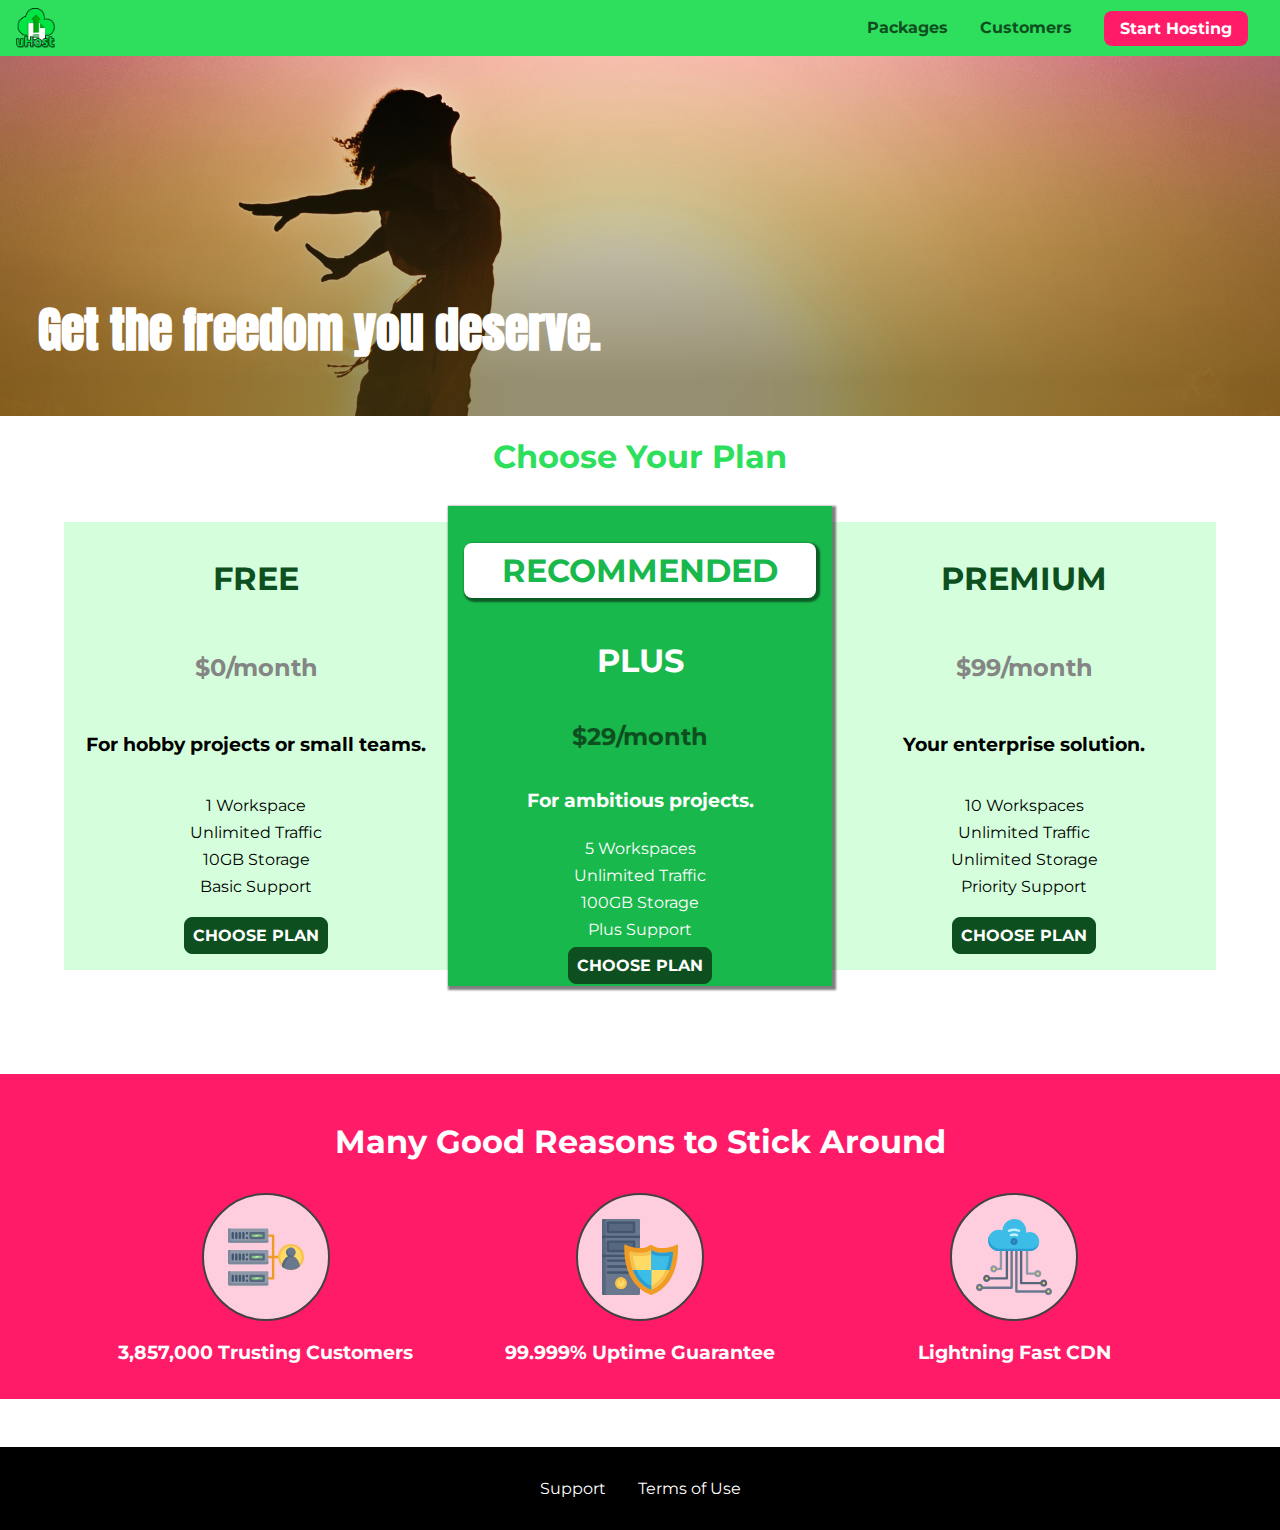
<file: index.html>
<!DOCTYPE html>
<html lang="en">

<head>
    <meta charset="UTF-8">
    <meta http-equiv="X-UA-Compatible" content="ie=edge">
    <meta name="viewport" content="width=device-width, initial-scale=1.0">
    <title>uHost</title>
    <link rel="shortcut icon" href="favicon.png">
    <link rel="stylesheet" href="shared.css">
    <link rel="stylesheet" href="main.css">
</head>

<body>
    <div class="backdrop"></div>
    <div class="modal">
        <h1 class="modal__title">Do you want to continue?</h1>
        <div class="modal__actions">
            <a href="start-hosting/index.html" class="modal__action">Yes!</a>
            <button class="modal__action modal__action--negative" type="button">No!</button>
        </div>
    </div>
    <header class="main-header">
        <div>
            <button class="toggle-button">
                <span class="toggle-button__bar"></span>
                <span class="toggle-button__bar"></span>
                <span class="toggle-button__bar"></span>
            </button>
            <a href="index.html" class="main-header__brand">
                <img src="images/uhost-icon.png" alt="uHost - Your favorite hosting company">
            </a>
        </div>
        <nav class="main-nav">
            <ul class="main-nav__items">
                <li class="main-nav__item">
                    <a href="packages/index.html">Packages</a>
                </li>
                <li class="main-nav__item">
                    <a href="customers/index.html">Customers</a>
                </li>
                <li class="main-nav__item main-nav__item--cta">
                    <a href="start-hosting/index.html">Start Hosting</a>
                </li>
            </ul>
        </nav>
    </header>
    <nav class="mobile-nav">
        <ul class="mobile-nav__items">
            <li class="mobile-nav__item">
                <a href="packages/index.html">Packages</a>
            </li>
            <li class="mobile-nav__item">
                <a href="customers/index.html">Customers</a>
            </li>
            <li class="mobile-nav__item mobile-nav__item--cta">
                <a href="start-hosting/index.html">Start Hosting</a>
            </li>
        </ul>
    </nav>
    <main>
        <section id="product-overview">
            <h1>Get the freedom you deserve.</h1>
        </section>
        <section id="plans">
            <h1 class="section-title">Choose Your Plan</h1>
            <div class="plan__list">
                <article class="plan">
                    <h1 class="plan__title">FREE</h1>
                    <h2 class="plan__price">$0/month</h2>
                    <h3>For hobby projects or small teams.</h3>
                    <ul class="plan__features">
                        <li class="plan__feature">1 Workspace</li>
                        <li class="plan__feature">Unlimited Traffic</li>
                        <li class="plan__feature">10GB Storage</li>
                        <li class="plan__feature">Basic Support</li>
                    </ul>
                    <div>
                        <button class="button">CHOOSE PLAN</button>
                    </div>
                </article>
                <article class="plan plan--highlighted">
                    <h1 class="plan__annotation">RECOMMENDED</h1>
                    <h1 class="plan__title">PLUS</h1>
                    <h2 class="plan__price">$29/month</h2>
                    <h3>For ambitious projects.</h3>
                    <ul class="plan__features">
                        <li class="plan__feature">5 Workspaces</li>
                        <li class="plan__feature">Unlimited Traffic</li>
                        <li class="plan__feature">100GB Storage</li>
                        <li class="plan__feature">Plus Support</li>
                    </ul>
                    <div>
                        <button class="button">CHOOSE PLAN</button>
                    </div>
                </article>
                <article class="plan">
                    <h1 class="plan__title">PREMIUM</h1>
                    <h2 class="plan__price">$99/month</h2>
                    <h3>Your enterprise solution.</h3>
                    <ul class="plan__features">
                        <li class="plan__feature">10 Workspaces</li>
                        <li class="plan__feature">Unlimited Traffic</li>
                        <li class="plan__feature">Unlimited Storage</li>
                        <li class="plan__feature">Priority Support</li>
                    </ul>
                    <div>
                        <button class="button">CHOOSE PLAN</button>
                    </div>
                </article>
            </div>
        </section>
        <section id="key-features">
            <h1 class="section-title">Many Good Reasons to Stick Around</h1>
            <ul class="key-feature__list">
                <li class="key-feature">
                    <div class="key-feature__image">
                        <svg viewBox="0 0 512 512">
                            <path style="fill:#F09B24;" d="M344,248h-32V112c0-4.418-3.582-8-8-8h-40c-4.418,0-8,3.582-8,8s3.582,8,8,8h32v128h-32  c-4.418,0-8,3.582-8,8s3.582,8,8,8h32v128h-32c-4.418,0-8,3.582-8,8s3.582,8,8,8h40c4.418,0,8-3.582,8-8V264h32c4.418,0,8-3.582,8-8  S348.418,248,344,248z"
                            />
                            <path style="fill:#8E9AA9;" d="M264,64H8c-4.418,0-8,3.582-8,8v80c0,4.418,3.582,8,8,8h256c4.418,0,8-3.582,8-8V72  C272,67.582,268.418,64,264,64z"
                            />
                            <path style="fill:#7C899B;" d="M24,144c-4.418,0-8-3.582-8-8V64H8c-4.418,0-8,3.582-8,8v80c0,4.418,3.582,8,8,8h256  c4.418,0,8-3.582,8-8v-8H24z"
                            />
                            <rect x="152" y="96" style="fill:#B8E3A8;" width="88" height="32" />
                            <g>
                                <polygon style="fill:#7EC97D;" points="152,96 152,128 166,128 198,96  " />
                                <polygon style="fill:#7EC97D;" points="220,96 188,128 240,128 240,96  " />
                            </g>
                            <path style="fill:#56677E;" d="M240,136h-88c-4.418,0-8-3.582-8-8V96c0-4.418,3.582-8,8-8h88c4.418,0,8,3.582,8,8v32  C248,132.418,244.418,136,240,136z M160,120h72v-16h-72V120z"
                            />
                            <g>
                                <path style="fill:#435670;" d="M32,136c-4.418,0-8-3.582-8-8V96c0-4.418,3.582-8,8-8s8,3.582,8,8v32C40,132.418,36.418,136,32,136z   "
                                />
                                <path style="fill:#435670;" d="M56,136c-4.418,0-8-3.582-8-8V96c0-4.418,3.582-8,8-8s8,3.582,8,8v32C64,132.418,60.418,136,56,136z   "
                                />
                                <path style="fill:#435670;" d="M80,136c-4.418,0-8-3.582-8-8V96c0-4.418,3.582-8,8-8s8,3.582,8,8v32C88,132.418,84.418,136,80,136z   "
                                />
                                <path style="fill:#435670;" d="M104,136c-4.418,0-8-3.582-8-8V96c0-4.418,3.582-8,8-8s8,3.582,8,8v32   C112,132.418,108.418,136,104,136z"
                                />
                                <path style="fill:#435670;" d="M128,105c-4.418,0-8-3.582-8-8v-1c0-4.418,3.582-8,8-8s8,3.582,8,8v1   C136,101.418,132.418,105,128,105z"
                                />
                                <path style="fill:#435670;" d="M128,136c-4.418,0-8-3.582-8-8v-1c0-4.418,3.582-8,8-8s8,3.582,8,8v1   C136,132.418,132.418,136,128,136z"
                                />
                            </g>
                            <path style="fill:#8E9AA9;" d="M264,208H8c-4.418,0-8,3.582-8,8v80c0,4.418,3.582,8,8,8h256c4.418,0,8-3.582,8-8v-80  C272,211.582,268.418,208,264,208z"
                            />
                            <path style="fill:#7C899B;" d="M24,288c-4.418,0-8-3.582-8-8v-72H8c-4.418,0-8,3.582-8,8v80c0,4.418,3.582,8,8,8h256  c4.418,0,8-3.582,8-8v-8H24z"
                            />
                            <rect x="152" y="240" style="fill:#B8E3A8;" width="88" height="32" />
                            <g>
                                <polygon style="fill:#7EC97D;" points="152,240 152,272 166,272 198,240  " />
                                <polygon style="fill:#7EC97D;" points="220,240 188,272 240,272 240,240  " />
                            </g>
                            <path style="fill:#56677E;" d="M240,280h-88c-4.418,0-8-3.582-8-8v-32c0-4.418,3.582-8,8-8h88c4.418,0,8,3.582,8,8v32  C248,276.418,244.418,280,240,280z M160,264h72v-16h-72V264z"
                            />
                            <g>
                                <path style="fill:#435670;" d="M32,280c-4.418,0-8-3.582-8-8v-32c0-4.418,3.582-8,8-8s8,3.582,8,8v32C40,276.418,36.418,280,32,280   z"
                                />
                                <path style="fill:#435670;" d="M56,280c-4.418,0-8-3.582-8-8v-32c0-4.418,3.582-8,8-8s8,3.582,8,8v32C64,276.418,60.418,280,56,280   z"
                                />
                                <path style="fill:#435670;" d="M80,280c-4.418,0-8-3.582-8-8v-32c0-4.418,3.582-8,8-8s8,3.582,8,8v32C88,276.418,84.418,280,80,280   z"
                                />
                                <path style="fill:#435670;" d="M104,280c-4.418,0-8-3.582-8-8v-32c0-4.418,3.582-8,8-8s8,3.582,8,8v32   C112,276.418,108.418,280,104,280z"
                                />
                                <path style="fill:#435670;" d="M128,249c-4.418,0-8-3.582-8-8v-1c0-4.418,3.582-8,8-8s8,3.582,8,8v1   C136,245.418,132.418,249,128,249z"
                                />
                                <path style="fill:#435670;" d="M128,280c-4.418,0-8-3.582-8-8v-1c0-4.418,3.582-8,8-8s8,3.582,8,8v1   C136,276.418,132.418,280,128,280z"
                                />
                            </g>
                            <path style="fill:#8E9AA9;" d="M264,352H8c-4.418,0-8,3.582-8,8v80c0,4.418,3.582,8,8,8h256c4.418,0,8-3.582,8-8v-80  C272,355.582,268.418,352,264,352z"
                            />
                            <path style="fill:#7C899B;" d="M24,432c-4.418,0-8-3.582-8-8v-72H8c-4.418,0-8,3.582-8,8v80c0,4.418,3.582,8,8,8h256  c4.418,0,8-3.582,8-8v-8H24z"
                            />
                            <rect x="152" y="384" style="fill:#B8E3A8;" width="88" height="32" />
                            <g>
                                <polygon style="fill:#7EC97D;" points="152,384 152,416 166,416 198,384  " />
                                <polygon style="fill:#7EC97D;" points="220,384 188,416 240,416 240,384  " />
                            </g>
                            <path style="fill:#56677E;" d="M240,424h-88c-4.418,0-8-3.582-8-8v-32c0-4.418,3.582-8,8-8h88c4.418,0,8,3.582,8,8v32  C248,420.418,244.418,424,240,424z M160,408h72v-16h-72V408z"
                            />
                            <g>
                                <path style="fill:#435670;" d="M32,424c-4.418,0-8-3.582-8-8v-32c0-4.418,3.582-8,8-8s8,3.582,8,8v32C40,420.418,36.418,424,32,424   z"
                                />
                                <path style="fill:#435670;" d="M56,424c-4.418,0-8-3.582-8-8v-32c0-4.418,3.582-8,8-8s8,3.582,8,8v32C64,420.418,60.418,424,56,424   z"
                                />
                                <path style="fill:#435670;" d="M80,424c-4.418,0-8-3.582-8-8v-32c0-4.418,3.582-8,8-8s8,3.582,8,8v32C88,420.418,84.418,424,80,424   z"
                                />
                                <path style="fill:#435670;" d="M104,424c-4.418,0-8-3.582-8-8v-32c0-4.418,3.582-8,8-8s8,3.582,8,8v32   C112,420.418,108.418,424,104,424z"
                                />
                                <path style="fill:#435670;" d="M128,393c-4.418,0-8-3.582-8-8v-1c0-4.418,3.582-8,8-8s8,3.582,8,8v1   C136,389.418,132.418,393,128,393z"
                                />
                                <path style="fill:#435670;" d="M128,424c-4.418,0-8-3.582-8-8v-1c0-4.418,3.582-8,8-8s8,3.582,8,8v1   C136,420.418,132.418,424,128,424z"
                                />
                            </g>
                            <path style="fill:#F7C14D;" d="M424,168c-48.523,0-88,39.477-88,88s39.477,88,88,88s88-39.477,88-88S472.523,168,424,168z" />
                            <path style="fill:#FFDB66;" d="M424,184c-39.701,0-72,32.299-72,72s32.299,72,72,72s72-32.299,72-72S463.701,184,424,184z" />
                            <path style="fill:#69788D;" d="M484.893,314.16C476.393,274.588,451.922,248,424,248s-52.393,26.588-60.893,66.16  c-0.605,2.82,0.354,5.749,2.511,7.664C381.731,336.124,402.465,344,424,344s42.269-7.876,58.381-22.176  C484.539,319.909,485.498,316.98,484.893,314.16z"
                            />
                            <path style="fill:#56677E;" d="M434.053,249.171C430.768,248.403,427.411,248,424,248c-27.922,0-52.393,26.588-60.893,66.16  c-0.605,2.82,0.354,5.749,2.511,7.664c3.383,3.002,6.979,5.703,10.734,8.125C384.904,286.243,407.373,255.378,434.053,249.171z"
                            />
                            <path style="fill:#69788D;" d="M424,192c-17.645,0-32,14.355-32,32s14.355,32,32,32s32-14.355,32-32S441.645,192,424,192z" />
                            <path style="fill:#56677E;" d="M432,248c-17.645,0-32-14.355-32-32c0-6.783,2.128-13.076,5.742-18.258  C397.444,203.53,392,213.138,392,224c0,17.645,14.355,32,32,32c10.862,0,20.471-5.444,26.258-13.742  C445.076,245.872,438.783,248,432,248z"
                            />

                        </svg>
                    </div>
                    <p class="key-feature__description">3,857,000 Trusting Customers</p>
                </li>
                <li class="key-feature">
                    <div class="key-feature__image">
                        <svg viewBox="0 0 512 512">
                            <path style="fill:#69788D;" d="M248,0H8C3.582,0,0,3.582,0,8v496c0,4.418,3.582,8,8,8h240c4.418,0,8-3.582,8-8V8  C256,3.582,252.418,0,248,0z"
                            />
                            <path style="fill:#56677E;" d="M24,504V8c0-4.418,3.582-8,8-8H8C3.582,0,0,3.582,0,8v496c0,4.418,3.582,8,8,8h24  C27.582,512,24,508.418,24,504z"
                            />
                            <g>
                                <rect x="0" y="112" style="fill:#435670;" width="256" height="16" />
                                <rect x="0" y="240" style="fill:#435670;" width="256" height="16" />
                            </g>
                            <path style="fill:#F7C14D;" d="M128,392c-22.056,0-40,17.944-40,40s17.944,40,40,40s40-17.944,40-40S150.056,392,128,392z" />
                            <path style="fill:#FFDB66;" d="M128,408c-13.233,0-24,10.767-24,24s10.767,24,24,24s24-10.767,24-24S141.233,408,128,408z" />
                            <path style="fill:#F7C14D;" d="M128,392c-2.739,0-5.414,0.278-8,0.805V424c0,4.418,3.582,8,8,8c4.418,0,8-3.582,8-8v-31.195  C133.414,392.278,130.739,392,128,392z"
                            />
                            <g>
                                <path style="fill:#435670;" d="M216,288H40c-4.418,0-8-3.582-8-8s3.582-8,8-8h176c4.418,0,8,3.582,8,8S220.418,288,216,288z"
                                />
                                <path style="fill:#435670;" d="M216,328H40c-4.418,0-8-3.582-8-8s3.582-8,8-8h176c4.418,0,8,3.582,8,8S220.418,328,216,328z"
                                />
                                <path style="fill:#435670;" d="M216,368H40c-4.418,0-8-3.582-8-8s3.582-8,8-8h176c4.418,0,8,3.582,8,8S220.418,368,216,368z"
                                />
                                <path style="fill:#435670;" d="M216,16H40c-4.418,0-8,3.582-8,8v64c0,4.418,3.582,8,8,8h176c4.418,0,8-3.582,8-8V24   C224,19.582,220.418,16,216,16z"
                                />
                            </g>
                            <rect x="48" y="32" style="fill:#56677E;" width="160" height="48" />
                            <path style="fill:#435670;" d="M216,144H40c-4.418,0-8,3.582-8,8v64c0,4.418,3.582,8,8,8h176c4.418,0,8-3.582,8-8v-64  C224,147.582,220.418,144,216,144z"
                            />
                            <rect x="48" y="160" style="fill:#56677E;" width="160" height="48" />
                            <path style="fill:#F09B24;" d="M511.747,180.237c-0.194-6.537-8.107-10.107-13.135-5.894c-5.6,4.693-42.904,21.282-98.514,21.282  c-33.45,0-64.625-20.999-64.929-21.206c-2.9-1.991-6.764-1.85-9.512,0.346c-2.677,2.135-27.201,20.86-63.793,20.86  c-55.607,0-92.914-16.589-98.515-21.282c-5.028-4.211-12.941-0.645-13.135,5.894c-1.634,54.834,4.655,105.941,18.693,151.903  c12.096,39.604,29.759,74.047,52.497,102.373c27.538,34.304,62.743,59.882,104.66,76.045c3.069,1.918,6.757,1.921,9.83,0  c41.917-16.163,77.122-41.741,104.66-76.045c22.738-28.326,40.401-62.77,52.497-102.373  C507.092,286.179,513.381,235.071,511.747,180.237z"
                            />
                            <path style="fill:#F7C14D;" d="M476.21,221.226c-1.953-1.631-4.568-2.235-7.036-1.628c-21.686,5.327-44.926,8.028-69.075,8.028  c-25.926,0-49.633-8.975-64.955-16.504c-2.307-1.134-5.016-1.091-7.284,0.116c-14.059,7.477-36.919,16.388-65.994,16.388  c-24.153,0-47.394-2.701-69.075-8.028c-5.155-1.268-10.221,2.966-9.894,8.261c2.077,33.693,7.668,65.635,16.616,94.935  c22.774,74.565,66.139,126.334,128.888,153.868c2.032,0.891,4.397,0.891,6.43,0c61.777-27.107,104.716-78.876,127.62-153.868  c8.948-29.3,14.539-61.241,16.616-94.935C479.224,225.319,478.163,222.856,476.21,221.226z"
                            />
                            <path style="fill:#FFDB66;" d="M331.609,451.727c-52.604-25.289-89.304-70.987-109.144-135.944  c-6.532-21.39-11.162-44.336-13.82-68.447c17.133,2.852,34.952,4.291,53.22,4.291c29.394,0,53.376-7.793,69.978-15.561  c17.44,7.736,41.656,15.561,68.256,15.561c18.267,0,36.085-1.439,53.219-4.291c-2.659,24.112-7.288,47.06-13.82,68.448  C419.545,381.108,383.27,426.805,331.609,451.727z"
                            />
                            <g>
                                <path style="fill:#2C9DD4;" d="M479.066,227.858c0.157-2.539-0.903-5.002-2.856-6.633s-4.568-2.235-7.036-1.628   c-21.686,5.327-44.926,8.028-69.075,8.028c-25.926,0-49.633-8.975-64.955-16.504c-1.057-0.52-2.2-0.78-3.345-0.806l-0.072,133.351   h123.601c2.556-6.746,4.933-13.702,7.123-20.874C471.398,293.493,476.989,261.552,479.066,227.858z"
                                />
                                <path style="fill:#2C9DD4;" d="M206.658,343.667c24.153,63.42,65.028,108.108,121.743,132.995c1.031,0.452,2.147,0.673,3.263,0.666   l0.063-133.661H206.658z"
                                />
                            </g>
                            <g>
                                <path style="fill:#3CBDE8;" d="M439.497,315.783c6.532-21.389,11.161-44.336,13.82-68.448c-17.134,2.852-34.952,4.291-53.219,4.291   c-26.6,0-50.815-7.824-68.256-15.561l-0.116,107.601h97.758C433.179,334.807,436.524,325.518,439.497,315.783z"
                                />
                                <path style="fill:#3CBDE8;" d="M232.523,343.667c21.144,50.298,54.363,86.56,99.087,108.06l0.117-108.06H232.523z" />
                            </g>
                        </svg>
                    </div>
                    <p class="key-feature__description">99.999% Uptime Guarantee</p>
                </li>
                <li class="key-feature">
                    <div class="key-feature__image">
                        <svg viewBox="0 0 512 512">
                            <path style="fill:#8E9AA9;" d="M168,200c-4.418,0-8,3.582-8,8v120h-17.376c-3.302-9.311-12.194-16-22.624-16  c-13.234,0-24,10.767-24,24s10.766,24,24,24c10.429,0,19.321-6.689,22.624-16H168c4.418,0,8-3.582,8-8V208  C176,203.582,172.418,200,168,200z"
                            />
                            <path style="fill:#FFDB66;" d="M120,328c-4.411,0-8,3.589-8,8s3.589,8,8,8s8-3.589,8-8S124.411,328,120,328z" />
                            <path style="fill:#56677E;" d="M208,200c-4.418,0-8,3.582-8,8v184H94.624C91.322,382.689,82.43,376,72,376  c-13.234,0-24,10.767-24,24s10.766,24,24,24c10.429,0,19.321-6.689,22.624-16H208c4.418,0,8-3.582,8-8V208  C216,203.582,212.418,200,208,200z"
                            />
                            <path style="fill:#FFDB66;" d="M72,392c-4.411,0-8,3.589-8,8s3.589,8,8,8s8-3.589,8-8S76.411,392,72,392z" />
                            <path style="fill:#69788D;" d="M240,208c-4.418,0-8,3.582-8,8v239H47.24c-2.671-10.34-12.078-18-23.24-18c-13.234,0-24,10.767-24,24  s10.766,24,24,24c9.666,0,18.009-5.747,21.809-14H240c4.418,0,8-3.582,8-8V216C248,211.582,244.418,208,240,208z"
                            />
                            <path style="fill:#FFDB66;" d="M24,453c-4.411,0-8,3.589-8,8s3.589,8,8,8s8-3.589,8-8S28.411,453,24,453z" />
                            <path style="fill:#69788D;" d="M488,464c-10.429,0-19.321,6.689-22.624,16H280V208c0-4.418-3.582-8-8-8s-8,3.582-8,8v280  c0,4.418,3.582,8,8,8h193.376c3.302,9.311,12.194,16,22.624,16c13.234,0,24-10.767,24-24S501.234,464,488,464z"
                            />
                            <path style="fill:#FFDB66;" d="M488,480c-4.411,0-8,3.589-8,8s3.589,8,8,8s8-3.589,8-8S492.411,480,488,480z" />
                            <path style="fill:#56677E;" d="M456,408c-10.429,0-19.321,6.689-22.624,16H312V208c0-4.418-3.582-8-8-8s-8,3.582-8,8v224  c0,4.418,3.582,8,8,8h129.376c3.302,9.311,12.194,16,22.624,16c13.234,0,24-10.767,24-24S469.234,408,456,408z"
                            />
                            <path style="fill:#FFDB66;" d="M456,424c-4.411,0-8,3.589-8,8s3.589,8,8,8s8-3.589,8-8S460.411,424,456,424z" />
                            <path style="fill:#8E9AA9;" d="M416,344c-10.429,0-19.321,6.689-22.624,16H352V208c0-4.418-3.582-8-8-8s-8,3.582-8,8v160  c0,4.418,3.582,8,8,8h49.376c3.302,9.311,12.194,16,22.624,16c13.234,0,24-10.767,24-24S429.234,344,416,344z"
                            />
                            <path style="fill:#FFDB66;" d="M416,360c-4.411,0-8,3.589-8,8s3.589,8,8,8s8-3.589,8-8S420.411,360,416,360z" />
                            <path style="fill:#3CBDE8;" d="M362,88c-8.741,0-17.231,1.751-25.06,5.085C337.646,88.797,338,84.43,338,80  c0-44.112-35.888-80-80-80c-42.823,0-77.895,33.816-79.909,76.149C170.393,73.415,162.244,72,154,72c-39.701,0-72,32.299-72,72  s32.299,72,72,72h208c35.29,0,64-28.71,64-64S397.29,88,362,88z"
                            />
                            <path style="fill:#2C9DD4;" d="M368,200H160c-39.701,0-72-32.299-72-72c0-5.863,0.721-11.559,2.05-17.019  C84.918,120.88,82,132.102,82,144c0,39.701,32.299,72,72,72h208c30.389,0,55.88-21.296,62.379-49.743  C413.565,186.327,392.352,200,368,200z"
                            />
                            <path style="fill:#2A7DB5;" d="M256,128c-13.234,0-24,10.767-24,24s10.766,24,24,24c13.233,0,24-10.767,24-24S269.233,128,256,128z"
                            />
                            <path style="fill:#2C9DD4;" d="M256,144c-4.411,0-8,3.589-8,8s3.589,8,8,8c4.411,0,8-3.589,8-8S260.411,144,256,144z" />
                            <g>
                                <path style="fill:#C5F1FA;" d="M221.755,87.695c-2.994,0-5.864-1.688-7.233-4.572c-1.894-3.991-0.194-8.763,3.798-10.657   C230.157,66.849,242.834,64,256,64c13.166,0,25.844,2.849,37.68,8.466c3.992,1.895,5.692,6.666,3.798,10.657   s-6.666,5.692-10.657,3.798C277.144,82.328,266.774,80,256,80c-10.774,0-21.144,2.328-30.821,6.921   C224.072,87.446,222.904,87.695,221.755,87.695z"
                                />
                                <path style="fill:#C5F1FA;" d="M276.545,116.618c-1.148,0-2.316-0.249-3.424-0.774C267.745,113.293,261.985,112,256,112   c-5.985,0-11.745,1.293-17.121,3.844c-3.991,1.895-8.763,0.192-10.657-3.798c-1.894-3.992-0.193-8.764,3.798-10.657   C239.557,97.813,247.625,96,256,96c8.376,0,16.444,1.813,23.98,5.389c3.991,1.894,5.692,6.665,3.798,10.657   C282.41,114.93,279.539,116.618,276.545,116.618z"
                                />
                            </g>

                        </svg>
                    </div>
                    <p class="key-feature__description">Lightning Fast CDN</p>
                </li>
            </ul>
        </section>
    </main>
    <footer class="main-footer">
        <nav>
            <ul class="main-footer__links">
                <li class="main-footer__link">
                    <a href="#">Support</a>
                </li>
                <li class="main-footer__link">
                    <a href="#">Terms of Use</a>
                </li>
            </ul>
        </nav>
    </footer>
    <script src="shared.js"></script>
</body>

</html>
</file>
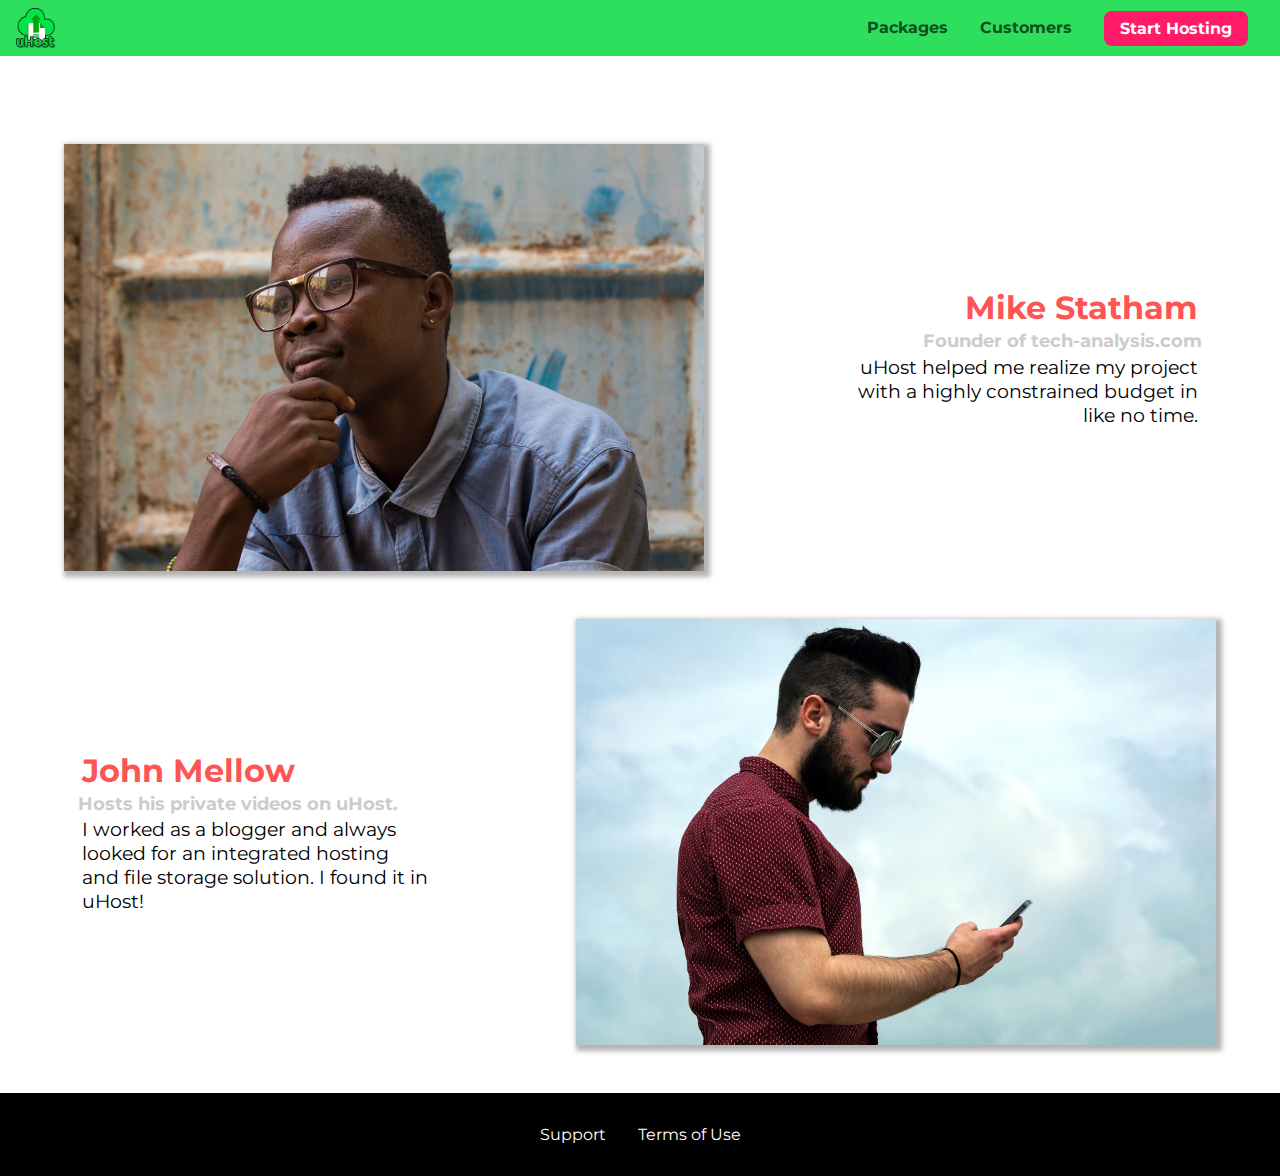
<file: customers/index.html>
<!DOCTYPE html>
<html lang="en">

<head>
    <meta charset="UTF-8">
    <meta name="viewport" content="width=device-width, initial-scale=1.0">
    <meta http-equiv="X-UA-Compatible" content="ie=edge">
    <title>uHost Customers</title>
    <link rel="shortcut icon" href="../favicon.png">
    <link rel="stylesheet" href="../shared.css">
    <link rel="stylesheet" href="customers.css">
</head>

<body>
    <div class="backdrop"></div>
    <header class="main-header">
        <div>
            <button class="toggle-button">
                <span class="toggle-button__bar"></span>
                <span class="toggle-button__bar"></span>
                <span class="toggle-button__bar"></span>
            </button>
            <a href="../index.html" class="main-header__brand">
                <img src="../images/uhost-icon.png" alt="uHost - Your favorite hosting company">
            </a>
        </div>
        <nav class="main-nav">
            <ul class="main-nav__items">
                <li class="main-nav__item">
                    <a href="../packages/index.html">Packages</a>
                </li>
                <li class="main-nav__item">
                    <a href="index.html">Customers</a>
                </li>
                <li class="main-nav__item main-nav__item--cta">
                    <a href="../start-hosting/index.html">Start Hosting</a>
                </li>
            </ul>
        </nav>
    </header>
    <nav class="mobile-nav">
        <ul class="mobile-nav__items">
            <li class="mobile-nav__item">
                <a href="../packages/index.html">Packages</a>
            </li>
            <li class="mobile-nav__item">
                <a href="index.html">Customers</a>
            </li>
            <li class="mobile-nav__item mobile-nav__item--cta">
                <a href="../start-hosting/index.html">Start Hosting</a>
            </li>
        </ul>
    </nav>
    <main>
        <div>
            <div class="testimonial" id="customer-1">
                <div class="testimonial__image-container">
                    <img src="../images/customer-1.jpg" alt="Mike Statham - Customer" class="testimonial__image">
                </div>
                <div class="testimonial__info">
                    <h1 class="testimonial__name">Mike Statham</h1>
                    <h2 class="testimonial__subtitle">Founder of
                        <a href="tech-analysis.com">tech-analysis.com</a>
                    </h2>
                    <p class="testimonial__text">uHost helped me realize my project with a highly constrained budget in like no time.</p>
                </div>
            </div>
            <div class="testimonial" id="customer-2">

                <div class="testimonial__info">
                    <h1 class="testimonial__name">John Mellow</h1>
                    <h2 class="testimonial__subtitle">Hosts his private videos on uHost.
                    </h2>
                    <p class="testimonial__text">I worked as a blogger and always looked for an integrated hosting and file storage solution. I found
                        it in uHost!
                    </p>
                </div>
                <div class="testimonial__image-container">
                    <img src="../images/customer-2.jpg" alt="John Mellow - Customer" class="testimonial__image">
                </div>
            </div>
        </div>
    </main>
    <footer class="main-footer">
        <nav>
            <ul class="main-footer__links">
                <li class="main-footer__link">
                    <a href="#">Support</a>
                </li>
                <li class="main-footer__link">
                    <a href="#">Terms of Use</a>
                </li>
            </ul>
        </nav>
    </footer>
    <script src="../shared.js"></script>
</body>

</html>
</file>
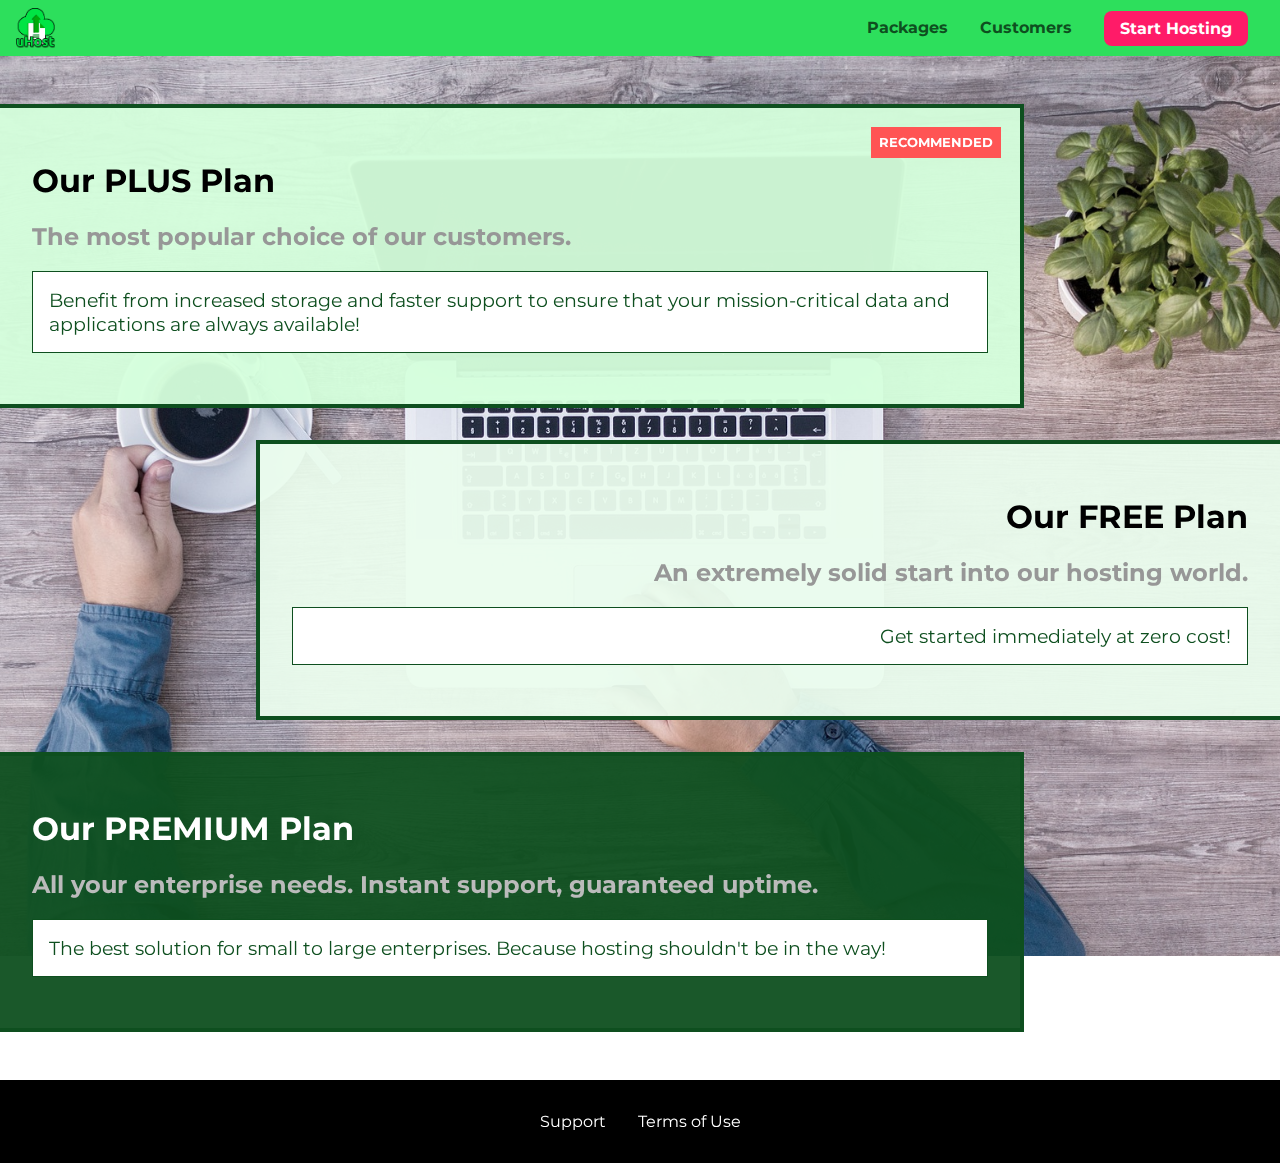
<file: packages/index.html>
<!DOCTYPE html>
<html lang="en">

<head>
    <meta charset="UTF-8">
    <meta http-equiv="X-UA-Compatible" content="ie=edge">
    <meta name="viewport" content="width=device-width, initial-scale=1.0">
    <title>uHost</title>
    <link rel="shortcut icon" href="../favicon.png">
    <link rel="stylesheet" href="../shared.css">
    <link rel="stylesheet" href="packages.css">
</head>

<body>
    <div class="backdrop"></div>
    <div class="background"></div>
    <header class="main-header">
        <div>
            <button class="toggle-button">
                <span class="toggle-button__bar"></span>
                <span class="toggle-button__bar"></span>
                <span class="toggle-button__bar"></span>
            </button>
            <a href="../index.html" class="main-header__brand">
                <img src="../images/uhost-icon.png" alt="uHost - Your favorite hosting company">
            </a>
        </div>
        <nav class="main-nav">
            <ul class="main-nav__items">
                <li class="main-nav__item">
                    <a href="index.html">Packages</a>
                </li>
                <li class="main-nav__item">
                    <a href="../customers/index.html">Customers</a>
                </li>
                <li class="main-nav__item main-nav__item--cta">
                    <a href="../start-hosting/index.html">Start Hosting</a>
                </li>
            </ul>
        </nav>
    </header>
    <nav class="mobile-nav">
        <ul class="mobile-nav__items">
            <li class="mobile-nav__item">
                <a href="index.html">Packages</a>
            </li>
            <li class="mobile-nav__item">
                <a href="../customers/index.html">Customers</a>
            </li>
            <li class="mobile-nav__item mobile-nav__item--cta">
                <a href="../start-hosting/index.html">Start Hosting</a>
            </li>
        </ul>
    </nav>
    <main>
        <section class="package" id="plus">
            <a href="#">
                <h1 class="package__title">Our PLUS Plan</h1>
                <h2 class="package__badge">RECOMMENDED</h2>
                <h2 class="package__subtitle">The most popular choice of our customers.</h2>
                <p class="package__info">Benefit from increased storage and faster support to ensure that your mission-critical data and applications
                    are always available!</p>
            </a>
        </section>
        <section class="package" id="free">
            <a href="#">
                <h1 class="package__title">Our FREE Plan</h1>
                <h2 class="package__subtitle">An extremely solid start into our hosting world.</h2>
                <p class="package__info">Get started immediately at zero cost!</p>
            </a>
        </section>
        <div class="clearfix"></div>
        <section class="package" id="premium">
            <a href="#">
                <h1 class="package__title">Our PREMIUM Plan</h1>
                <h2 class="package__subtitle">All your enterprise needs. Instant support, guaranteed uptime. </h2>
                <p class="package__info">The best solution for small to large enterprises. Because hosting shouldn't be in the way!</p>
            </a>
        </section>
    </main>
    <footer class="main-footer">
        <nav>
            <ul class="main-footer__links">
                <li class="main-footer__link">
                    <a href="#">Support</a>
                </li>
                <li class="main-footer__link">
                    <a href="#">Terms of Use</a>
                </li>
            </ul>
        </nav>
    </footer>
    <script src="../shared.js"></script>
</body>

</html>
</file>
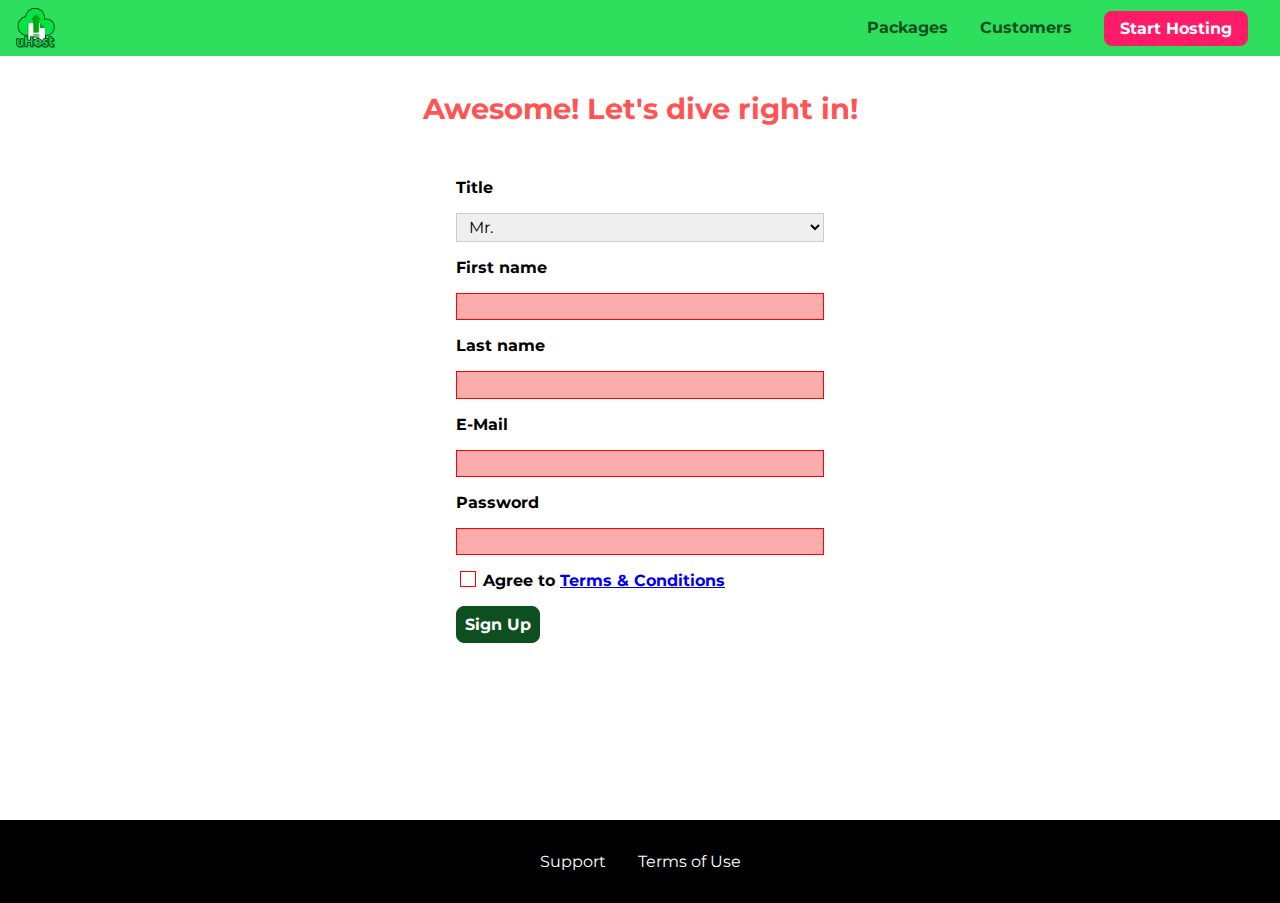
<file: start-hosting/index.html>
<!DOCTYPE html>
<html lang="en">

<head>
    <meta charset="UTF-8">
    <meta name="viewport" content="width=device-width, initial-scale=1.0">
    <meta http-equiv="X-UA-Compatible" content="ie=edge">
    <title>uHost Signup</title>
    <link rel="shortcut icon" href="../favicon.png">
    <link rel="stylesheet" href="../shared.css">
    <link rel="stylesheet" href="start-hosting.css">
</head>

<body>
    <div class="backdrop"></div>
    <header class="main-header">
        <div>
            <button class="toggle-button">
                <span class="toggle-button__bar"></span>
                <span class="toggle-button__bar"></span>
                <span class="toggle-button__bar"></span>
            </button>
            <a href="../index.html" class="main-header__brand">
                <img src="../images/uhost-icon.png" alt="uHost - Your favorite hosting company">
            </a>
        </div>
        <nav class="main-nav">
            <ul class="main-nav__items">
                <li class="main-nav__item">
                    <a href="../packages/index.html">Packages</a>
                </li>
                <li class="main-nav__item">
                    <a href="../customers/index.html">Customers</a>
                </li>
                <li class="main-nav__item main-nav__item--cta">
                    <a href="index.html">Start Hosting</a>
                </li>
            </ul>
        </nav>
    </header>
    <nav class="mobile-nav">
        <ul class="mobile-nav__items">
            <li class="mobile-nav__item">
                <a href="../packages/index.html">Packages</a>
            </li>
            <li class="mobile-nav__item">
                <a href="../customers/index.html">Customers</a>
            </li>
            <li class="mobile-nav__item mobile-nav__item--cta">
                <a href="index.html">Start Hosting</a>
            </li>
        </ul>
    </nav>
    <main class="signup-page">
        <h1 class="signup-title">Awesome! Let's dive right in!</h1>
        <form action="index.html" class="signup-form">
            <label for="title">Title</label>
            <select id="title">
                <option value="mr">Mr.</option>
                <option value="ms">Ms.</option>
            </select>
            <label for="first-name">First name</label>
            <input type="text" id="first-name" required>
            <label for="last-name">Last name</label>
            <input type="text" id="last-name" required>
            <label for="email">E-Mail</label>
            <input type="email" id="email" required>
            <label for="password">Password</label>
            <input type="password" id="password" required>
            <input type="checkbox" id="agree-terms" required>
            <label for="agree-terms">Agree to
                <a href="#">Terms &amp; Conditions</a>
            </label>
            <button type="submit" class="button">Sign Up</button>
        </form>
    </main>
    <footer class="main-footer">
        <nav>
            <ul class="main-footer__links">
                <li class="main-footer__link">
                    <a href="#">Support</a>
                </li>
                <li class="main-footer__link">
                    <a href="#">Terms of Use</a>
                </li>
            </ul>
        </nav>
    </footer>
    <script src="../shared.js"></script>
</body>

</html>
</file>
<file: shared.css>
@import url('https://fonts.googleapis.com/css?family=Roboto:100,400,900');
@import url('https://fonts.googleapis.com/css?family=Anton');
@import url('https://fonts.googleapis.com/css?family=Montserrat:400,700');

* {
  box-sizing: border-box;
}

body {
  font-family: "Montserrat", sans-serif;
  margin: 0;
}

main {
  min-height: calc(100vh - 3.5rem - 8rem);
  margin-top: 3.5rem;
}

.backdrop {
  position: fixed;
  display: none;
  top: 0;
  left: 0;
  z-index: 100;
  width: 100vw;
  height: 100vh;
  background: rgba(0, 0, 0, 0.5);
}

.main-header {
  width: 100%;
  position: fixed;
  top: 0;
  left: 0;
  background: #2ddf5c;
  padding: 0.5rem 1rem;
  z-index: 60;
  display: flex;
  align-items: center;
  justify-content: space-between;
}

.toggle-button {
  width: 3rem;
  background: transparent;
  border: none;
  cursor: pointer;
  padding-top: 0;
  padding-bottom: 0;
  vertical-align: middle;
}

.toggle-button:focus {
  outline: none;
}

.toggle-button__bar {
  width: 100%;
  height: 0.2rem;
  background: black;
  display: block;
  margin: 0.6rem 0;
}

.main-header__brand {
  color: #0e4f1f;
  text-decoration: none;
  font-weight: bold;
  /* width: 20px; */
}

.main-header__brand img {
  height: 100%;
  /* width: 100%; */
  height: 2.5rem;
  vertical-align: middle;
}

.main-nav {
  display: none;
}

.main-nav__items {
  margin: 0;
  padding: 0;
  list-style: none;
  display: flex;
}

.main-nav__item {
  margin: 0 1rem;
}

.main-nav__item a,
.mobile-nav__item a {
  text-decoration: none;
  color: #0e4f1f;
  font-weight: bold;
  padding: 0.2rem 0;
}

.main-nav__item a:hover,
.main-nav__item a:active {
  color: white;
  border-bottom: 5px solid white;
}

.main-nav__item--cta a,
.mobile-nav__item--cta a {
  color: white;
  background: #ff1b68;
  padding: 0.5rem 1rem;
  border-radius: 8px;
}

.main-nav__item--cta a:hover,
.main-nav__item--cta a:active,
.mobile-nav__item--cta a:hover,
.mobile-nav__item--cta a:active {
  color: #ff1b68;
  background: white;
  border: none;
}

@media (min-width: 40rem) {
  .toggle-button {
    display: none;
  }

  .main-nav {
    display: flex;
  }
}

.main-footer {
  background: black;
  padding: 2rem;
  margin-top: 3rem;
}

.main-footer__links {
  list-style: none;
  margin: 0;
  padding: 0;
  display: flex;
  flex-direction: column;
  align-items: center;
}

.main-footer__link {
  margin: 0.5rem 0;
}

.main-footer__link a {
  color: white;
  text-decoration: none;
}

.main-footer__link a:hover,
.main-footer__link a:active {
  color: #ccc;
}

.mobile-nav {
  display: none;
  position: fixed;
  z-index: 101;
  top: 0;
  left: 0;
  background: white;
  width: 80%;
  height: 100vh;
}

.mobile-nav__items {
  width: 90%;
  height: 100%;
  list-style: none;
  margin: 0 auto;
  padding: 0;
  /* text-align: center; */
  display: flex;
  flex-direction: column;
  justify-content: center;
  align-items: center;
}

.mobile-nav__item {
  margin: 1rem 0;
}

.mobile-nav__item a {
  font-size: 1.5rem;
}

.button {
  background: #0e4f1f;
  color: white;
  font: inherit;
  border: 1.5px solid #0e4f1f;
  padding: 0.5rem;
  border-radius: 8px;
  font-weight: bold;
  cursor: pointer;
}

.button:hover,
.button:active {
  background: white;
  color: #0e4f1f;
}

.button:focus {
  outline: none;
}

.button[disabled] {
  cursor: not-allowed;
  border: #a1a1a1;
  background: #ccc;
  color: #a1a1a1;
} 

.open {
    display: block !important;
}

@media (min-width: 40rem) {

  .main-footer__link {
    margin: 0 1rem;
  }

  .main-footer__links {
    flex-direction: row;
    justify-content: center;
  }
}
</file>
<file: main.css>
#product-overview {
  background: linear-gradient(to top, rgba(80, 68, 18, 0.6) 10%, transparent),
    url("images/freedom.jpg") center/cover no-repeat border-box,
    #ff1b68;
  /* background-image: url("freedom.jpg");
    background-size: cover;
    background-position: left 10% bottom 20%; */
  /* background-repeat: no-repeat;
    background-origin: border-box;
    background-clip: border-box; */
  /* background-image: linear-gradient(180deg, red 70%, blue 60%, rgba(0,0,0,0.5)); */
  /* background-image: radial-gradient(ellipse farthest-corner at 20% 50%, red, blue 70%, green); */
  width: 100vw;
  height: 33vh;
  /* border: 5px dashed red; */
  position: relative;
}

#product-overview h1 {
  color: white;
  font-family: "Anton", sans-serif;
  position: absolute;
  bottom: 5%;
  left: 3%;
  font-size: 1.6rem;
}

@media (min-width: 40rem) and (min-height: 40rem) {
  #product-overview {
    height: 40vh;
    background-position: 50% 25%;
  }

  #product-overview h1 {
    font-size: 3rem;
  }
}

.section-title {
  color: #2ddf5c;
  text-align: center;
}

.plan {
  background: #d5ffdc;
  text-align: center;
  padding: 1rem;
  margin: 0.5rem 0;
  width: 100%;
}

.plan--highlighted {
  background: #19b84c;
  color: white;
}

.plan__annotation {
  background: white;
  color: #19b84c;
  padding: 0.5rem;
  box-shadow: 2px 2px 2px 2px rgba(0, 0, 0, 0.5);
  border-radius: 8px;
}

.plan__title {
  color: #0e4f1f;
}

.plan__price {
  color: #858585;
}

.plan--highlighted .plan__title {
  color: white;
}

.plan--highlighted .plan__price {
  color: #0e4f1f;
}

.plan__features {
  list-style: none;
  margin: 0;
  padding: 0;
}

.plan__feature {
  margin: 0.5rem 0;
}

@media (min-width: 40rem) {
  .plan__list {
    width: 100%;
    display: flex;
    justify-content: center;
    align-items: center;
  }

  .plan {
    width: 30%;
    min-width: 13rem;
    max-width: 25rem;
    display: flex;
    flex-direction: column;
    justify-content: space-between;
    height: 28rem;
  }

  .plan--highlighted {
    box-shadow: 2px 2px 2px 2px rgba(0, 0, 0, 0.5);
    height: 30rem;
    z-index: 50;
  }
}

#key-features {
  background: #ff1b68;
  margin-top: 5rem;
  padding: 1rem;
}

#key-features .section-title {
  color: white;
  margin: 2rem;
}

.key-feature__list {
  list-style: none;
  margin: 0;
  padding: 0;
  text-align: center;
}

.key-feature__image {
  background: #ffcede;
  width: 128px;
  height: 128px;
  border: 2px solid #424242;
  border-radius: 50%;
  margin: auto;
  padding: 1.5rem;
}

.key-feature__description {
  text-align: center;
  font-weight: bold;
  color: white;
  font-size: 1.2rem;
}

@media (min-width: 40rem) {
  .key-feature {
    width: 30%;
    max-width: 25rem;
  }

  .key-feature__list {
    display: flex;
    justify-content: center;
  }
}

/* h1 {
    font-family: sans-serif;
} */

.modal {
  position: fixed;
  display: none;
  z-index: 200;
  top: 20%;
  left: 30%;
  width: 40%;
  background: white;
  padding: 1rem;
  border: 1px solid #ccc;
  box-shadow: 1px 1px 1px rgba(0, 0, 0, 0.5);
}

.modal__title {
  text-align: center;
  margin: 0 0 1rem 0;
}

.modal__actions {
  text-align: center;
}

.modal__action {
  border: 1px solid #0e4f1f;
  background: #0e4f1f;
  text-decoration: none;
  color: white;
  font: inherit;
  padding: 0.5rem 1rem;
  cursor: pointer;
}

.modal__action:hover,
.modal__action:active {
  background: #2ddf5c;
  border-color: #2ddf5c;
}

.modal__action--negative {
  background: red;
  border-color: red;
}

.modal__action--negative:hover,
.modal__action--negative:active {
  background: #ff5454;
  border-color: #ff5454;
}
</file>
<file: customers/customers.css>
main {
  padding-top: 2.5rem;
}

.testimonial {
    font-size: 1.2rem;
  }
  
  /*.testimonial__list {
    width: 80%;
    margin: auto;
  }*/

  .testimonial__image-container {
    width: 100%;
    max-width: 40rem;
    box-shadow: 3px 3px 5px 3px rgba(0,0,0,0.3);
  }

  .testimonial__image {
    width: 100%;
    vertical-align: top;
  }
  
  .testimonial__info {
    text-align: right;
    padding: 0.9rem;
  }
  
  #customer-2.testimonial {
    text-align: right;
  }
  
  #customer-2 .testimonial__info {
    text-align: left;
  }
  
  .testimonial__name {
    margin: 0.2rem;
    color: #ff5454;
    font-size: 2rem;
  }
  
  .testimonial__subtitle {
    margin: 0;
    font-size: 1.1rem;
    color: #ccc;
  }
  
  .testimonial__subtitle a {
    color: inherit;
    text-decoration: none;
  }
  
  .testimonial__subtitle a:hover,
  .testimonial__subtitle a:active {
    color: #7a7a7a;
  }

  .testimonial__text {
    margin: 0.2rem;
  }

  @media (min-width: 40rem) {
    .testimonial {
      margin: 3rem auto;
      max-width: 1500px;
      display: flex;
      align-items: center;
      justify-content: space-around;
    }

    .testimonial__image-container {
      width: 66%;
    }

    .testimonial__info {
      width: 30%;
    }
    
  }
</file>
<file: packages/packages.css>
@font-face {
    font-family: "AnonymousPro";
    src: url("anonymousPro-Regular.ttf") format("truetype");
}

@font-face {
    font-family: "AnonymousPro";
    src: url("anonymousPro-Bold.ttf");
    font-weight: 700;
}

main {
    padding-top: 2rem;
}

.background {
    background: url("../images/plans-background.jpg") center/cover;
    filter: grayscale(40%);
    width: 100vw;
    height: 100vh;
    position: fixed;
    z-index: -1;
}

.package {
    width: 80%;
    margin: 1rem 0;
    border: 4px solid #0e4f1f;
    border-left: none;
    position: relative;
}

.package:hover,
.package:active {
    box-shadow: 2px 2px 4px rgba(0,0,0,0.5);
    border-color: #ff5454;
    /* border-color: #ff5454 !important; */
}

.package a {
    text-decoration: none;
    color: inherit;
    display: block;
    padding: 2rem;
}

.package__badge {
    position: absolute;
    top: 0;
    right: 0;
    margin: 1.2rem;
    font-size: 0.8rem;
    color: white;
    background: #ff5454;
    padding: 0.5rem;
}

.package__subtitle {
    color: #979797;
}

.package__info {
    padding: 1rem;
    border: 1px solid #0e4f1f;
    color: #0e4f1f;
    background: white;
    font-size: 1.2rem;
    /* font-style font-variant font-weight font-size/line-height font-family*/
}

.clearfix {
    clear: both;
}

#plus {
    background: rgba(213, 255, 220, 0.95);
}

#free {
    background: rgba(234, 252, 237, 0.95);
    float: right;
    border-right: none;
    border-left: 4px solid #0e4f1f;
    text-align: right;
}

#free:hover,
#free:active {
    border-left-color: #ff5454;
}

#premium {
    background: rgba(14, 79, 31, 0.95);
}

#premium .package__title {
    color: white;
}

#premium .package__subtitle {
    color: #bbb;
}

@media (min-width: 40rem) {
    main {
      max-width: 1500px;
      margin-left: auto;
      margin-right: auto;
    }
}

@media (min-width: 1500px) {
    .package {
      border-left: 4px solid #0e4f1f;
    }

    #free {
      border-right: 4px solid #0e4f1f;
    }

    #free:hover,
    #free:active {
      border-right-color: #ff5454;
    }
}
</file>
<file: start-hosting/start-hosting.css>
main {
    padding-top: 1rem;
}

.signup-title {
    text-align: center;
    font-size: 1.8rem;
    color: #ff5454;
}

.signup-form {
    padding: 1rem;
}

.signup-form label {
    font-weight: bold;
}

.signup-form label,
.signup-form input,
.signup-form select {
    display: block;
    margin-top: 1rem;
    width: 100%;
}

/* .signup-form input[type="checkbox"] */
.signup-form input[id*="terms"],
.signup-form input[id*="terms"] + label {
    display: inline-block;
    width: auto;
    vertical-align: bottom;
}

.signup-form input:not([type="checkbox"]),
.signup-form select {
    border: 1px solid #ccc;
    padding: 0.2rem 0.5rem;
    font: inherit;
}

.signup-form input:focus,
.signup-form select:focus {
    outline: none;
    background: #d8f3df;
    border-color: #2ddf5c;
}

.signup-form input[type="checkbox"] {
    border: 1px solid #ccc;
    background: white;
    width: 1rem;
    height: 1rem;
    -webkit-appearance: none;
    -moz-appearance: none;
    appearance: none;
}

.signup-form input[type="checkbox"]:checked {
    background: #2ddf5c;
    border: #0e4f1f;
}

.signup-form input.invalid,
.signup-form select.invalid,
.signup-form :invalid {
    border-color: red !important;
    background: #faacac;
}

.signup-form button[type="submit"] {
    display: block;
    margin-top: 1rem;
}

@media (min-width: 40rem) {
    .signup-form {
        margin: auto;
        width: 25rem;
    }
}
</file>
